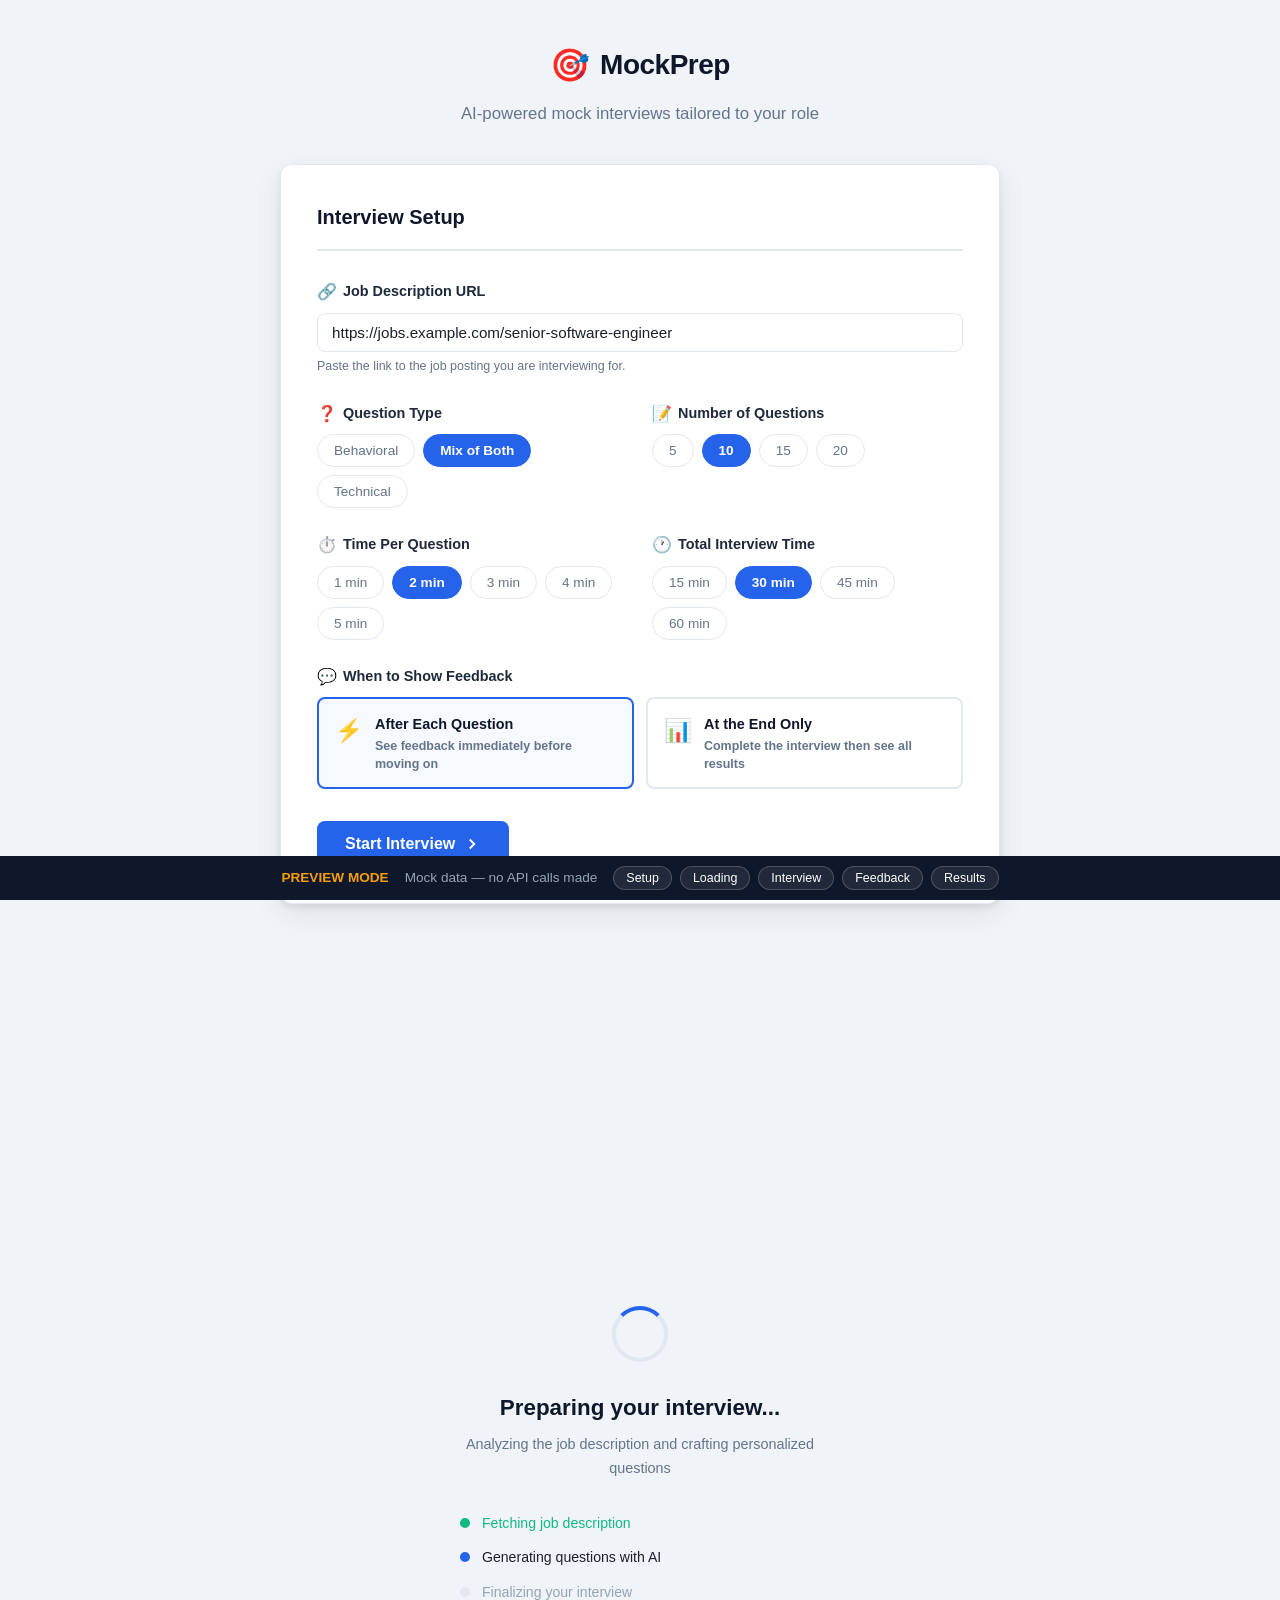
<file: preview.html>
<!DOCTYPE html>
<html lang="en">
<head>
  <meta charset="UTF-8" />
  <meta name="viewport" content="width=device-width, initial-scale=1.0" />
  <title>MockPrep — Preview Mode</title>
<style>
*, *::before, *::after { box-sizing: border-box; margin: 0; padding: 0; }
:root {
  --blue:#2563eb;--blue-light:#3b82f6;--blue-dark:#1d4ed8;
  --navy:#0f172a;--navy-mid:#1e293b;--navy-light:#334155;
  --slate:#64748b;--slate-light:#94a3b8;--border:#e2e8f0;
  --bg:#f0f4f8;--card:#ffffff;--green:#10b981;--amber:#f59e0b;--red:#ef4444;
  --text:#1a202c;--text-muted:#64748b;--radius:12px;--radius-sm:8px;
  --shadow:0 1px 3px rgba(0,0,0,.08),0 4px 16px rgba(0,0,0,.06);
  --shadow-md:0 4px 6px rgba(0,0,0,.07),0 10px 30px rgba(0,0,0,.08);
  --transition:150ms ease;
}
body{font-family:-apple-system,BlinkMacSystemFont,'Segoe UI',Roboto,sans-serif;background:var(--bg);color:var(--text);min-height:100vh;line-height:1.6;}

/* Preview banner */
.preview-banner{position:fixed;bottom:0;left:0;right:0;z-index:9999;background:var(--navy);color:#fff;display:flex;align-items:center;justify-content:center;gap:16px;padding:10px 20px;font-size:.85rem;}
.preview-banner strong{color:var(--amber);}
.preview-banner span{color:var(--slate-light);}
.preview-jump{display:flex;gap:8px;flex-wrap:wrap;}
.preview-jump button{padding:4px 12px;border-radius:12px;border:1px solid rgba(255,255,255,.2);background:rgba(255,255,255,.08);color:#fff;font-size:.78rem;cursor:pointer;transition:background var(--transition);}
.preview-jump button:hover{background:rgba(255,255,255,.18);}

.screen{display:none;}.screen.active{display:block;}
#setup-screen{max-width:760px;margin:0 auto;padding:40px 20px 100px;}
.setup-header{text-align:center;margin-bottom:36px;}
.logo{display:inline-flex;align-items:center;gap:10px;margin-bottom:10px;}
.logo-icon{font-size:2rem;}
.logo-text{font-size:1.75rem;font-weight:800;color:var(--navy);letter-spacing:-0.5px;}
.tagline{color:var(--text-muted);font-size:1.05rem;}
.setup-card{background:var(--card);border-radius:var(--radius);padding:36px;box-shadow:var(--shadow-md);border:1px solid var(--border);}
.section-title{font-size:1.25rem;font-weight:700;color:var(--navy);margin-bottom:28px;padding-bottom:16px;border-bottom:2px solid var(--border);}
.form-group{margin-bottom:24px;}
.form-group label{display:flex;align-items:center;gap:6px;font-weight:600;font-size:.9rem;color:var(--navy-mid);margin-bottom:8px;}
.label-icon{font-size:1rem;}
input[type="url"]{width:100%;padding:10px 14px;border:1.5px solid var(--border);border-radius:var(--radius-sm);font-size:.95rem;color:var(--text);background:var(--card);outline:none;transition:border-color var(--transition),box-shadow var(--transition);}
input:focus{border-color:var(--blue);box-shadow:0 0 0 3px rgba(37,99,235,.12);}
input::placeholder{color:var(--slate-light);}
.field-hint{display:block;margin-top:5px;font-size:.78rem;color:var(--text-muted);}
.form-row{display:grid;grid-template-columns:1fr 1fr;gap:24px;}
@media(max-width:560px){.form-row{grid-template-columns:1fr;}.setup-card{padding:24px 20px;}}
.button-group{display:flex;flex-wrap:wrap;gap:8px;}
.btn-option{padding:8px 16px;border:1.5px solid var(--border);border-radius:20px;background:var(--card);color:var(--text-muted);font-size:.85rem;font-weight:500;cursor:pointer;transition:all var(--transition);white-space:nowrap;}
.btn-option:hover{border-color:var(--blue-light);color:var(--blue);}
.btn-option.active{background:var(--blue);border-color:var(--blue);color:#fff;font-weight:600;}
.feedback-options{display:grid;grid-template-columns:1fr 1fr;gap:12px;}
@media(max-width:480px){.feedback-options{grid-template-columns:1fr;}}
.radio-card{border:2px solid var(--border);border-radius:var(--radius-sm);padding:14px 16px;cursor:pointer;transition:all var(--transition);display:block;}
.radio-card input[type="radio"]{display:none;}
.radio-card:hover{border-color:var(--blue-light);}
.radio-card.active{border-color:var(--blue);background:rgba(37,99,235,.04);}
.radio-card-content{display:flex;align-items:flex-start;gap:12px;}
.radio-card-icon{font-size:1.4rem;}
.radio-card-content strong{display:block;font-size:.9rem;color:var(--navy);margin-bottom:2px;}
.radio-card-content p{font-size:.78rem;color:var(--text-muted);line-height:1.4;}
.hidden{display:none!important;}
.btn-primary{display:inline-flex;align-items:center;gap:8px;padding:12px 24px;background:var(--blue);color:#fff;border:none;border-radius:var(--radius-sm);font-size:.95rem;font-weight:600;cursor:pointer;transition:background var(--transition),transform 80ms;}
.btn-primary:hover{background:var(--blue-dark);}
.btn-primary:active{transform:scale(.98);}
.btn-primary svg{width:18px;height:18px;flex-shrink:0;}
.btn-primary.btn-large{padding:14px 28px;font-size:1rem;}
.btn-primary.btn-full{width:100%;justify-content:center;}
.btn-primary:disabled{opacity:.6;cursor:not-allowed;}
.btn-ghost{display:inline-flex;align-items:center;gap:6px;padding:7px 14px;background:transparent;color:var(--slate);border:1.5px solid var(--border);border-radius:var(--radius-sm);font-size:.85rem;font-weight:500;cursor:pointer;transition:all var(--transition);}
.btn-ghost:hover{border-color:var(--red);color:var(--red);}
.btn-sm{padding:6px 12px;font-size:.8rem;}
#loading-screen{min-height:100vh;display:flex;align-items:center;justify-content:center;}
.loading-content{text-align:center;max-width:400px;padding:40px 20px;}
.loading-spinner{width:56px;height:56px;border:4px solid var(--border);border-top-color:var(--blue);border-radius:50%;animation:spin .8s linear infinite;margin:0 auto 28px;}
@keyframes spin{to{transform:rotate(360deg);}}
.loading-content h2{font-size:1.4rem;color:var(--navy);margin-bottom:8px;}
.loading-content p{color:var(--text-muted);font-size:.9rem;margin-bottom:32px;}
.loading-steps{display:flex;flex-direction:column;gap:12px;text-align:left;}
.loading-step{display:flex;align-items:center;gap:12px;font-size:.88rem;color:var(--slate-light);}
.loading-step.active{color:var(--text);font-weight:500;}
.loading-step.done{color:var(--green);}
.step-dot{width:10px;height:10px;border-radius:50%;background:var(--border);flex-shrink:0;}
.loading-step.active .step-dot{background:var(--blue);animation:pulse 1s infinite;}
.loading-step.done .step-dot{background:var(--green);}
@keyframes pulse{0%,100%{transform:scale(1);opacity:1;}50%{transform:scale(1.3);opacity:.7;}}
.interview-topbar{position:sticky;top:0;z-index:100;background:var(--navy);color:#fff;display:flex;align-items:center;justify-content:space-between;padding:12px 24px;box-shadow:0 2px 8px rgba(0,0,0,.2);}
.topbar-left{display:flex;align-items:center;gap:16px;min-width:0;}
.logo-sm{font-size:.95rem;font-weight:700;color:#fff;white-space:nowrap;}
#interview-progress,#feedback-progress-label{font-size:.82rem;color:var(--slate-light);white-space:nowrap;}
.topbar-center{flex:1;display:flex;justify-content:center;}
.total-timer{display:flex;align-items:center;gap:7px;background:rgba(255,255,255,.1);border-radius:20px;padding:6px 14px;}
.total-timer svg{width:15px;height:15px;opacity:.7;}
#total-timer-text,#feedback-timer-text{font-size:1.05rem;font-weight:700;font-variant-numeric:tabular-nums;color:#fff;}
.timer-label{font-size:.72rem;color:var(--slate-light);margin-left:2px;}
.total-timer.warning #total-timer-text,.total-timer.warning #feedback-timer-text{color:var(--amber);}
.total-timer.critical #total-timer-text,.total-timer.critical #feedback-timer-text{color:var(--red);}
.topbar-right{min-width:120px;display:flex;justify-content:flex-end;}
.interview-main{max-width:760px;margin:0 auto;padding:32px 20px 100px;}
.question-card{background:var(--card);border-radius:var(--radius);padding:32px;box-shadow:var(--shadow-md);border:1px solid var(--border);margin-bottom:20px;}
.question-timer-row{display:flex;align-items:center;justify-content:space-between;margin-bottom:20px;gap:16px;}
.question-meta{display:flex;align-items:center;gap:10px;}
.badge{display:inline-block;padding:3px 10px;border-radius:12px;font-size:.75rem;font-weight:600;text-transform:uppercase;letter-spacing:.03em;background:rgba(37,99,235,.1);color:var(--blue);}
.badge.technical{background:rgba(139,92,246,.12);color:#7c3aed;}
.badge.behavioral{background:rgba(16,185,129,.12);color:#059669;}
#question-number-label{font-size:.85rem;color:var(--text-muted);font-weight:500;}
.question-timer-block{display:flex;align-items:center;gap:10px;}
.question-timer-bar-wrap{width:140px;height:8px;background:var(--border);border-radius:4px;overflow:hidden;}
.question-timer-bar{height:100%;background:var(--green);border-radius:4px;transition:width 1s linear,background .3s;width:100%;}
.question-timer-bar.warning{background:var(--amber);}
.question-timer-bar.critical{background:var(--red);}
.question-timer-text{font-size:.95rem;font-weight:700;font-variant-numeric:tabular-nums;color:var(--text);min-width:40px;}
.question-timer-text.warning{color:var(--amber);}
.question-timer-text.critical{color:var(--red);}
.question-text-wrap{margin-bottom:24px;padding-bottom:24px;border-bottom:1px solid var(--border);}
.question-text{font-size:1.2rem;font-weight:500;line-height:1.65;color:var(--navy);}
.answer-label{display:block;font-size:.85rem;font-weight:600;color:var(--text-muted);margin-bottom:8px;text-transform:uppercase;letter-spacing:.05em;}
.answer-textarea{width:100%;padding:10px 14px;border:1.5px solid var(--border);border-radius:var(--radius-sm);font-size:.95rem;color:var(--text);background:var(--card);outline:none;resize:vertical;min-height:160px;line-height:1.65;transition:border-color var(--transition),box-shadow var(--transition);}
.answer-textarea:focus{border-color:var(--blue);box-shadow:0 0 0 3px rgba(37,99,235,.12);}
.answer-textarea::placeholder{color:var(--slate-light);}
.answer-footer{display:flex;align-items:center;justify-content:space-between;margin-top:12px;}
.word-count{font-size:.78rem;color:var(--slate-light);}
.progress-dots{display:flex;justify-content:center;gap:8px;flex-wrap:wrap;}
.progress-dot{width:10px;height:10px;border-radius:50%;background:var(--border);transition:background var(--transition);}
.progress-dot.current{background:var(--blue);transform:scale(1.2);}
.progress-dot.answered{background:var(--green);}
.progress-dot.skipped{background:var(--amber);}
.feedback-main{max-width:760px;margin:0 auto;padding:32px 20px 100px;}
.feedback-card{background:var(--card);border-radius:var(--radius);padding:32px;box-shadow:var(--shadow-md);border:1px solid var(--border);}
.feedback-header{display:flex;align-items:flex-start;gap:20px;margin-bottom:20px;padding-bottom:20px;border-bottom:1px solid var(--border);}
.feedback-score-circle{display:flex;align-items:baseline;gap:2px;background:var(--blue);color:#fff;border-radius:50%;width:72px;height:72px;flex-shrink:0;justify-content:center;font-weight:800;}
.feedback-score-circle[data-score="good"]{background:var(--green);}
.feedback-score-circle[data-score="average"]{background:var(--amber);}
.feedback-score-circle[data-score="poor"]{background:var(--red);}
#feedback-score-num{font-size:1.8rem;line-height:1;}
.score-denom{font-size:.85rem;opacity:.8;}
.feedback-card-title{font-size:1.1rem;font-weight:700;color:var(--navy);margin-bottom:6px;}
.feedback-question-recap{font-size:.88rem;color:var(--text-muted);line-height:1.5;}
.feedback-answer-recap{background:var(--bg);border-radius:var(--radius-sm);padding:14px 16px;margin-bottom:20px;}
.feedback-answer-recap h4{font-size:.78rem;text-transform:uppercase;letter-spacing:.05em;color:var(--text-muted);margin-bottom:6px;}
.feedback-answer-recap p{font-size:.88rem;color:var(--text);line-height:1.6;}
.feedback-sections{display:flex;flex-direction:column;gap:12px;margin-bottom:24px;}
.feedback-section{border-radius:var(--radius-sm);padding:14px 16px;}
.feedback-section.went-well{background:rgba(16,185,129,.07);border-left:3px solid var(--green);}
.feedback-section.missed{background:rgba(245,158,11,.07);border-left:3px solid var(--amber);}
.feedback-section.improve{background:rgba(37,99,235,.07);border-left:3px solid var(--blue);}
.feedback-section-header{display:flex;align-items:center;gap:8px;margin-bottom:6px;}
.fs-icon{font-size:1rem;}
.feedback-section h3{font-size:.88rem;font-weight:700;color:var(--navy);}
.feedback-section p{font-size:.88rem;color:var(--text);line-height:1.6;}
.results-header{background:var(--navy);padding:16px 24px;}
.results-main{max-width:860px;margin:0 auto;padding:32px 20px 100px;}
.results-overview-card{background:var(--card);border-radius:var(--radius);padding:32px;box-shadow:var(--shadow-md);border:1px solid var(--border);margin-bottom:28px;}
.results-score-block{display:flex;align-items:center;gap:32px;margin-bottom:28px;padding-bottom:28px;border-bottom:1px solid var(--border);}
@media(max-width:520px){.results-score-block{flex-direction:column;align-items:center;text-align:center;}}
.results-score-ring{position:relative;flex-shrink:0;width:120px;height:120px;}
.score-ring-svg{width:120px;height:120px;transform:rotate(-90deg);}
.score-ring-bg{fill:none;stroke:var(--border);stroke-width:10;}
.score-ring-fill{fill:none;stroke:var(--blue);stroke-width:10;stroke-linecap:round;transition:stroke-dashoffset 1.2s cubic-bezier(.4,0,.2,1),stroke .4s;}
.score-ring-fill.grade-excellent{stroke:var(--green);}
.score-ring-fill.grade-good{stroke:var(--blue);}
.score-ring-fill.grade-average{stroke:var(--amber);}
.score-ring-fill.grade-poor{stroke:var(--red);}
.score-ring-text{position:absolute;inset:0;display:flex;flex-direction:column;align-items:center;justify-content:center;}
.score-pct{font-size:1.5rem;font-weight:800;color:var(--navy);line-height:1;}
.score-label{font-size:.72rem;color:var(--text-muted);margin-top:2px;}
.results-score-details{flex:1;}
.results-grade{font-size:1.4rem;font-weight:800;color:var(--navy);margin-bottom:16px;}
.results-stats{display:flex;gap:24px;flex-wrap:wrap;}
.stat-item{display:flex;flex-direction:column;}
.stat-value{font-size:1.2rem;font-weight:700;color:var(--blue);}
.stat-label{font-size:.75rem;color:var(--text-muted);}
.results-summary-block h3{font-size:1rem;font-weight:700;color:var(--navy);margin-bottom:8px;}
.results-summary-text{font-size:.92rem;color:var(--text);line-height:1.7;}
.breakdown-title{font-size:1.15rem;font-weight:700;color:var(--navy);margin-bottom:16px;}
.results-questions-list{display:flex;flex-direction:column;gap:16px;}
.result-question-card{background:var(--card);border-radius:var(--radius);border:1px solid var(--border);overflow:hidden;box-shadow:var(--shadow);}
.rq-header{display:flex;align-items:center;justify-content:space-between;padding:16px 20px;cursor:pointer;user-select:none;gap:12px;transition:background var(--transition);}
.rq-header:hover{background:var(--bg);}
.rq-header-left{display:flex;align-items:center;gap:12px;min-width:0;flex:1;}
.rq-num{width:28px;height:28px;border-radius:50%;background:var(--blue);color:#fff;font-size:.78rem;font-weight:700;display:flex;align-items:center;justify-content:center;flex-shrink:0;}
.rq-question-preview{font-size:.9rem;color:var(--navy);font-weight:500;white-space:nowrap;overflow:hidden;text-overflow:ellipsis;}
.rq-score-badge{display:inline-flex;align-items:center;gap:3px;padding:4px 10px;border-radius:12px;font-size:.8rem;font-weight:700;flex-shrink:0;}
.rq-score-badge.excellent{background:rgba(16,185,129,.12);color:#059669;}
.rq-score-badge.good{background:rgba(37,99,235,.12);color:var(--blue);}
.rq-score-badge.average{background:rgba(245,158,11,.12);color:#b45309;}
.rq-score-badge.poor{background:rgba(239,68,68,.12);color:#dc2626;}
.rq-chevron{width:18px;height:18px;color:var(--slate-light);transition:transform var(--transition);flex-shrink:0;}
.rq-header.expanded .rq-chevron{transform:rotate(90deg);}
.rq-body{display:none;padding:0 20px 20px;border-top:1px solid var(--border);}
.rq-body.visible{display:block;}
.rq-section{margin-top:16px;}
.rq-section-label{font-size:.75rem;text-transform:uppercase;letter-spacing:.06em;color:var(--text-muted);font-weight:600;margin-bottom:6px;}
.rq-section-content{font-size:.88rem;color:var(--text);line-height:1.65;}
.rq-feedback-grid{display:grid;grid-template-columns:1fr 1fr;gap:10px;margin-top:16px;}
@media(max-width:560px){.rq-feedback-grid{grid-template-columns:1fr;}}
.rq-fb-item{border-radius:var(--radius-sm);padding:12px 14px;}
.rq-fb-item.well{background:rgba(16,185,129,.07);border-left:3px solid var(--green);}
.rq-fb-item.missed{background:rgba(245,158,11,.07);border-left:3px solid var(--amber);}
.rq-fb-item.improve{background:rgba(37,99,235,.07);border-left:3px solid var(--blue);grid-column:1/-1;}
.rq-fb-label{font-size:.75rem;font-weight:700;text-transform:uppercase;letter-spacing:.05em;margin-bottom:4px;}
.rq-fb-item.well .rq-fb-label{color:#059669;}
.rq-fb-item.missed .rq-fb-label{color:#b45309;}
.rq-fb-item.improve .rq-fb-label{color:var(--blue);}
.rq-fb-item p{font-size:.85rem;color:var(--text);line-height:1.55;}
.results-actions{display:flex;justify-content:center;margin-top:36px;}
</style>
</head>
<body>

<!-- ── Preview Banner ──────────────────────────────────────────────────── -->
<div class="preview-banner">
  <strong>PREVIEW MODE</strong>
  <span>Mock data — no API calls made</span>
  <div class="preview-jump">
    <button onclick="goSetup()">Setup</button>
    <button onclick="goLoading()">Loading</button>
    <button onclick="goInterview()">Interview</button>
    <button onclick="goFeedback()">Feedback</button>
    <button onclick="goResults()">Results</button>
  </div>
</div>

<!-- ── SETUP SCREEN ────────────────────────────────────────────────────── -->
<div id="setup-screen" class="screen active">
  <div class="setup-header">
    <div class="logo"><span class="logo-icon">🎯</span><span class="logo-text">MockPrep</span></div>
    <p class="tagline">AI-powered mock interviews tailored to your role</p>
  </div>
  <div class="setup-card">
    <h2 class="section-title">Interview Setup</h2>
    <div class="form-group">
      <label for="job-url"><span class="label-icon">🔗</span> Job Description URL</label>
      <input type="url" id="job-url" placeholder="https://company.com/careers/job-title" value="https://jobs.example.com/senior-software-engineer" />
      <span class="field-hint">Paste the link to the job posting you are interviewing for.</span>
    </div>
    <div class="form-row">
      <div class="form-group">
        <label><span class="label-icon">❓</span> Question Type</label>
        <div class="button-group" id="question-type-group">
          <button class="btn-option" data-value="behavioral">Behavioral</button>
          <button class="btn-option active" data-value="mix">Mix of Both</button>
          <button class="btn-option" data-value="technical">Technical</button>
        </div>
      </div>
      <div class="form-group">
        <label><span class="label-icon">📝</span> Number of Questions</label>
        <div class="button-group" id="num-questions-group">
          <button class="btn-option" data-value="5">5</button>
          <button class="btn-option active" data-value="10">10</button>
          <button class="btn-option" data-value="15">15</button>
          <button class="btn-option" data-value="20">20</button>
        </div>
      </div>
    </div>
    <div class="form-row">
      <div class="form-group">
        <label><span class="label-icon">⏱️</span> Time Per Question</label>
        <div class="button-group" id="time-per-question-group">
          <button class="btn-option" data-value="1">1 min</button>
          <button class="btn-option active" data-value="2">2 min</button>
          <button class="btn-option" data-value="3">3 min</button>
          <button class="btn-option" data-value="4">4 min</button>
          <button class="btn-option" data-value="5">5 min</button>
        </div>
      </div>
      <div class="form-group">
        <label><span class="label-icon">🕐</span> Total Interview Time</label>
        <div class="button-group" id="total-time-group">
          <button class="btn-option" data-value="15">15 min</button>
          <button class="btn-option active" data-value="30">30 min</button>
          <button class="btn-option" data-value="45">45 min</button>
          <button class="btn-option" data-value="60">60 min</button>
        </div>
      </div>
    </div>
    <div class="form-group">
      <label><span class="label-icon">💬</span> When to Show Feedback</label>
      <div class="feedback-options">
        <label class="radio-card active" data-value="after_each">
          <input type="radio" name="feedback-timing" value="after_each" checked />
          <div class="radio-card-content">
            <span class="radio-card-icon">⚡</span>
            <div><strong>After Each Question</strong><p>See feedback immediately before moving on</p></div>
          </div>
        </label>
        <label class="radio-card" data-value="end_only">
          <input type="radio" name="feedback-timing" value="end_only" />
          <div class="radio-card-content">
            <span class="radio-card-icon">📊</span>
            <div><strong>At the End Only</strong><p>Complete the interview then see all results</p></div>
          </div>
        </label>
      </div>
    </div>
    <button class="btn-primary btn-large" onclick="goLoading()">
      <span>Start Interview</span>
      <svg xmlns="http://www.w3.org/2000/svg" viewBox="0 0 24 24" fill="none" stroke="currentColor" stroke-width="2.5"><polyline points="9 18 15 12 9 6"/></svg>
    </button>
  </div>
</div>

<!-- ── LOADING SCREEN ──────────────────────────────────────────────────── -->
<div id="loading-screen" class="screen">
  <div class="loading-content">
    <div class="loading-spinner"></div>
    <h2>Preparing your interview...</h2>
    <p>Analyzing the job description and crafting personalized questions</p>
    <div class="loading-steps">
      <div class="loading-step done" id="step-fetch"><span class="step-dot"></span><span>Fetching job description</span></div>
      <div class="loading-step active" id="step-generate"><span class="step-dot"></span><span>Generating questions with AI</span></div>
      <div class="loading-step" id="step-ready"><span class="step-dot"></span><span>Finalizing your interview</span></div>
    </div>
  </div>
</div>

<!-- ── INTERVIEW SCREEN ────────────────────────────────────────────────── -->
<div id="interview-screen" class="screen">
  <div class="interview-topbar">
    <div class="topbar-left">
      <span class="logo-sm">🎯 MockPrep</span>
      <span id="interview-progress">Question 2 of 10</span>
    </div>
    <div class="topbar-center">
      <div class="total-timer" id="total-timer-display">
        <svg xmlns="http://www.w3.org/2000/svg" viewBox="0 0 24 24" fill="none" stroke="currentColor" stroke-width="2"><circle cx="12" cy="12" r="10"/><polyline points="12 6 12 12 16 14"/></svg>
        <span id="total-timer-text">27:14</span>
        <span class="timer-label">total remaining</span>
      </div>
    </div>
    <div class="topbar-right">
      <button class="btn-ghost btn-sm" onclick="if(confirm('End?'))goResults()">End Interview</button>
    </div>
  </div>
  <div class="interview-main">
    <div class="question-card">
      <div class="question-timer-row">
        <div class="question-meta">
          <span class="badge technical">Technical</span>
          <span id="question-number-label">Question 2</span>
        </div>
        <div class="question-timer-block">
          <div class="question-timer-bar-wrap"><div class="question-timer-bar" id="question-timer-bar" style="width:68%"></div></div>
          <span id="question-timer-text" class="question-timer-text">1:21</span>
        </div>
      </div>
      <div class="question-text-wrap">
        <p class="question-text">Describe how you would design a scalable REST API for a high-traffic e-commerce platform. What architectural decisions would you make and why?</p>
      </div>
      <div class="answer-area">
        <label class="answer-label">Your Answer</label>
        <textarea class="answer-textarea" id="answer-input" placeholder="Type your answer here... Think about specific examples, results, and what you learned." rows="7">I would start by designing a microservices architecture to ensure each service can scale independently. For the API layer, I would use an API Gateway pattern to handle routing, rate limiting, and authentication. Key services would include Product, Order, User, and Payment services...</textarea>
        <div class="answer-footer">
          <span class="word-count" id="word-count">38 words</span>
          <button class="btn-primary" onclick="goFeedback()">
            Submit Answer
            <svg xmlns="http://www.w3.org/2000/svg" viewBox="0 0 24 24" fill="none" stroke="currentColor" stroke-width="2.5"><line x1="22" y1="2" x2="11" y2="13"/><polygon points="22 2 15 22 11 13 2 9 22 2"/></svg>
          </button>
        </div>
      </div>
    </div>
    <div class="progress-dots" id="progress-dots"></div>
  </div>
</div>

<!-- ── FEEDBACK SCREEN ─────────────────────────────────────────────────── -->
<div id="feedback-screen" class="screen">
  <div class="interview-topbar">
    <div class="topbar-left">
      <span class="logo-sm">🎯 MockPrep</span>
      <span id="feedback-progress-label">Feedback — Question 2 of 10</span>
    </div>
    <div class="topbar-center">
      <div class="total-timer">
        <svg xmlns="http://www.w3.org/2000/svg" viewBox="0 0 24 24" fill="none" stroke="currentColor" stroke-width="2"><circle cx="12" cy="12" r="10"/><polyline points="12 6 12 12 16 14"/></svg>
        <span id="feedback-timer-text">25:52</span>
        <span class="timer-label">total remaining</span>
      </div>
    </div>
    <div class="topbar-right"></div>
  </div>
  <div class="feedback-main">
    <div class="feedback-card">
      <div class="feedback-header">
        <div class="feedback-score-circle" data-score="good">
          <span id="feedback-score-num">8</span><span class="score-denom">/10</span>
        </div>
        <div>
          <h2 class="feedback-card-title">Question Feedback</h2>
          <p class="feedback-question-recap">Describe how you would design a scalable REST API for a high-traffic e-commerce platform. What architectural decisions would you make and why?</p>
        </div>
      </div>
      <div class="feedback-answer-recap">
        <h4>Your Answer</h4>
        <p>I would start by designing a microservices architecture to ensure each service can scale independently. For the API layer, I would use an API Gateway pattern to handle routing, rate limiting, and authentication...</p>
      </div>
      <div class="feedback-sections">
        <div class="feedback-section went-well">
          <div class="feedback-section-header"><span class="fs-icon">✅</span><h3>What You Did Well</h3></div>
          <p>You correctly identified microservices as a strong architectural pattern for scalability and demonstrated understanding of the API Gateway pattern for handling cross-cutting concerns. Mentioning rate limiting and authentication shows awareness of production-level concerns.</p>
        </div>
        <div class="feedback-section missed">
          <div class="feedback-section-header"><span class="fs-icon">⚠️</span><h3>What Was Missed</h3></div>
          <p>The answer didn't address caching strategies (Redis, CDN), database sharding, or how you'd handle eventual consistency between microservices. Load balancing specifics and horizontal scaling strategies were also not mentioned.</p>
        </div>
        <div class="feedback-section improve">
          <div class="feedback-section-header"><span class="fs-icon">🚀</span><h3>How to Improve</h3></div>
          <p>Add a caching layer discussion — mention Redis for session data and a CDN for static assets. Talk about database read replicas and connection pooling. Quantify your design decisions by referencing expected traffic volumes and latency requirements.</p>
        </div>
      </div>
      <button class="btn-primary btn-large btn-full" onclick="goInterview2()">
        <span>Next Question</span>
        <svg xmlns="http://www.w3.org/2000/svg" viewBox="0 0 24 24" fill="none" stroke="currentColor" stroke-width="2.5"><polyline points="9 18 15 12 9 6"/></svg>
      </button>
    </div>
  </div>
</div>

<!-- ── RESULTS SCREEN ──────────────────────────────────────────────────── -->
<div id="results-screen" class="screen">
  <div class="results-header">
    <div class="logo"><span class="logo-icon">🎯</span><span class="logo-text">MockPrep</span></div>
  </div>
  <div class="results-main">
    <div class="results-overview-card">
      <div class="results-score-block">
        <div class="results-score-ring">
          <svg viewBox="0 0 120 120" class="score-ring-svg">
            <circle class="score-ring-bg" cx="60" cy="60" r="50"/>
            <circle class="score-ring-fill grade-good" id="score-ring-fill" cx="60" cy="60" r="50" stroke-dasharray="314" stroke-dashoffset="88"/>
          </svg>
          <div class="score-ring-text">
            <span class="score-pct">72%</span>
            <span class="score-label">Score</span>
          </div>
        </div>
        <div class="results-score-details">
          <h2 class="results-grade">Great Performance!</h2>
          <div class="results-stats">
            <div class="stat-item"><span class="stat-value">9/10</span><span class="stat-label">Questions Answered</span></div>
            <div class="stat-item"><span class="stat-value">7.2</span><span class="stat-label">Avg Score /10</span></div>
            <div class="stat-item"><span class="stat-value">22:14</span><span class="stat-label">Time Used</span></div>
          </div>
        </div>
      </div>
      <div class="results-summary-block">
        <h3>Performance Summary</h3>
        <p class="results-summary-text">You demonstrated strong technical knowledge across system design and behavioral questions, consistently structuring answers with relevant examples. Your biggest strength was articulating architectural trade-offs clearly. To improve further, focus on quantifying the impact of your decisions and diving deeper into edge cases — particularly around distributed systems consistency and failure scenarios.</p>
      </div>
    </div>
    <div class="results-breakdown">
      <h2 class="breakdown-title">Question Breakdown</h2>
      <div class="results-questions-list" id="results-list"></div>
    </div>
    <div class="results-actions">
      <button class="btn-primary btn-large" onclick="goSetup()">
        Start New Interview
        <svg xmlns="http://www.w3.org/2000/svg" viewBox="0 0 24 24" fill="none" stroke="currentColor" stroke-width="2.5"><polyline points="23 4 23 10 17 10"/><polyline points="1 20 1 14 7 14"/><path d="M3.51 9a9 9 0 0 1 14.85-3.36L23 10M1 14l4.64 4.36A9 9 0 0 0 20.49 15"/></svg>
      </button>
    </div>
  </div>
</div>

<script>
// ── Mock data ───────────────────────────────────────────────────────────────
const MOCK_QA = [
  { q:'Tell me about a time you had to lead a team through a difficult technical challenge. How did you approach it?', type:'behavioral', score:8, answer:'In my previous role, our team faced a critical database migration that had to be done with zero downtime. I organized daily standups, assigned clear ownership for each component, and we completed it successfully two days ahead of schedule.', well:'Strong use of the STAR method with a clear situation and measurable outcome. Your focus on team coordination showed leadership maturity.', missed:'The answer lacked detail on specific technical decisions you made and how you handled team members who disagreed with your approach.', improve:'Quantify results more specifically (e.g., "reduced query time by 40%"). Describe one moment of conflict or doubt and how you resolved it.' },
  { q:'Describe how you would design a scalable REST API for a high-traffic e-commerce platform.', type:'technical', score:8, answer:'I would start by designing a microservices architecture to ensure each service can scale independently. For the API layer, I would use an API Gateway pattern...', well:'Correctly identified microservices and API Gateway patterns. Mentioning rate limiting shows production-level awareness.', missed:"Caching strategies (Redis, CDN), database sharding, and eventual consistency weren't addressed.", improve:'Add caching layer discussion and quantify design decisions with expected traffic volumes.' },
  { q:'Describe a situation where you had to make a difficult decision with incomplete information.', type:'behavioral', score:7, answer:'During a product launch, we discovered a potential security vulnerability 2 hours before release. With incomplete threat assessment, I decided to delay the launch after consulting the security team.', well:'Showed sound judgment by prioritizing security over speed. Good instinct to involve the security team rather than deciding alone.', missed:"The impact of the delay on business stakeholders wasn't addressed. No mention of how you communicated the decision upward.", improve:'Include how you managed stakeholder expectations during the delay and what you learned to prevent similar situations.' },
  { q:'How would you implement a distributed caching system to improve application performance?', type:'technical', score:6, answer:'I would use Redis as our primary caching layer with a write-through strategy to ensure consistency between cache and database.', well:'Redis is a solid choice and write-through caching shows understanding of consistency trade-offs.', missed:'Cache eviction policies, cache warming strategies, and handling cache stampede scenarios were not discussed.', improve:'Discuss TTL strategies, LRU eviction, and how you would handle a cold cache after deployment.' },
  { q:'Tell me about your most significant technical achievement in the last two years.', type:'behavioral', score:9, answer:'I architected and led the migration of our monolithic application to microservices, reducing deployment time from 2 hours to 8 minutes and improving system uptime from 99.2% to 99.95%.', well:'Excellent concrete metrics that directly demonstrate business impact. The contrast between before and after is compelling and memorable.', missed:'You could mention the team size and timeline to give more context about the complexity of the achievement.', improve:'Add a sentence about the biggest obstacle you faced during the migration and how you overcame it — this shows resilience.' },
];

const MOCK_QA_FULL = [
  ...MOCK_QA,
  { q:'Explain the CAP theorem and how it influences your database selection decisions.', type:'technical', score:7, answer:'The CAP theorem states that a distributed system can only guarantee two of three: consistency, availability, partition tolerance. For our e-commerce platform I chose PostgreSQL for orders (CP) and Cassandra for product catalog (AP).', well:'Correct explanation with practical application. Choosing different databases for different use cases shows maturity.', missed:'You could elaborate on how you handle partition tolerance failures in practice.', improve:'Mention specific scenarios where you had to trade consistency for availability and the business impact.' },
  { q:'Describe a time when you had to give constructive feedback to a peer or manager.', type:'behavioral', score:8, answer:'I noticed a colleague was consistently missing PR review deadlines, impacting our sprint velocity. I scheduled a private 1:1 and framed it around team impact rather than personal criticism.', well:'Professional approach to a sensitive situation. Focusing on team impact rather than blame is a strong leadership indicator.', missed:'The outcome of the conversation was not clearly stated.', improve:'Always close the loop — describe how the peer responded and whether their behavior changed.' },
  { q:'How would you approach debugging a performance issue in a production system?', type:'technical', score:8, answer:'I follow a systematic approach: first identify the symptom using monitoring tools like Datadog, then isolate the bottleneck using profiling, check recent deployments for regressions, and apply fixes in staging before production.', well:'Methodical and tool-aware approach. Mentioning staging before production shows risk awareness.', missed:'No mention of how you communicate the issue status to stakeholders during an incident.', improve:'Add an incident communication plan and mention rollback strategies if the fix introduces new issues.' },
  { q:'Tell me about a time you disagreed with a technical decision made by your team.', type:'behavioral', score:6, answer:'We chose MongoDB for a project I thought needed relational integrity. I raised concerns in the design review but the team voted for MongoDB. I documented my objections and we proceeded.', well:'You raised concerns through appropriate channels and respected the team decision.', missed:"The answer ends passively — there's no mention of what you did to make MongoDB work well despite your concerns.", improve:'Show what happened next: did your concerns prove valid? Did you find ways to mitigate the risks? This shows adaptability.' },
  { q:'What strategies do you use to ensure code quality in a fast-moving team?', type:'technical', score:7, answer:'I advocate for mandatory PR reviews with at least one approver, automated testing with 80%+ coverage requirements, linting in CI, and regular architecture review sessions to prevent technical debt accumulation.', well:'Comprehensive and practical. The 80% coverage threshold shows you understand balance between quality and velocity.', missed:'No mention of how you handle legacy code or how you onboard new team members to these standards.', improve:'Add how you enforce these standards without creating bottlenecks — async reviews, pairing sessions, automated enforcement.' },
];

// ── Navigation ──────────────────────────────────────────────────────────────
function showScreen(id) {
  document.querySelectorAll('.screen').forEach(s => s.classList.remove('active'));
  document.getElementById(id).classList.add('active');
  window.scrollTo(0, 0);
}

function goSetup()    { showScreen('setup-screen'); }
function goLoading()  {
  showScreen('loading-screen');
  // animate steps then go to interview
  setTimeout(() => {
    document.getElementById('step-generate').classList.add('done');
    document.getElementById('step-generate').classList.remove('active');
    document.getElementById('step-ready').classList.add('active');
  }, 1000);
  setTimeout(() => {
    document.getElementById('step-ready').classList.add('done');
    document.getElementById('step-ready').classList.remove('active');
  }, 1800);
  setTimeout(() => goInterview(), 2400);
}
function goInterview() {
  buildProgressDots(MOCK_QA_FULL, 1);
  showScreen('interview-screen');
}
function goInterview2() {
  // next question after feedback
  document.getElementById('interview-progress').textContent = 'Question 3 of 10';
  document.getElementById('question-number-label').textContent = 'Question 3';
  document.querySelector('.question-text').textContent = MOCK_QA_FULL[2].q;
  document.querySelector('.badge').textContent = 'Behavioral';
  document.querySelector('.badge').className = 'badge behavioral';
  document.getElementById('question-timer-bar').style.width = '100%';
  document.getElementById('question-timer-text').textContent = '2:00';
  document.getElementById('answer-input').value = '';
  document.getElementById('word-count').textContent = '0 words';
  buildProgressDots(MOCK_QA_FULL, 2);
  showScreen('interview-screen');
}
function goFeedback() { showScreen('feedback-screen'); }
function goResults()  { buildResults(); showScreen('results-screen'); }

// ── Progress dots ───────────────────────────────────────────────────────────
function buildProgressDots(questions, currentIdx) {
  const c = document.getElementById('progress-dots'); c.innerHTML = '';
  questions.forEach((_, i) => {
    const d = document.createElement('div');
    d.className = 'progress-dot' + (i < currentIdx ? ' answered' : i === currentIdx ? ' current' : '');
    c.appendChild(d);
  });
}

// ── Results ─────────────────────────────────────────────────────────────────
function gradeClass(pct) { return pct>=80?'excellent':pct>=60?'good':pct>=40?'average':'poor'; }

function buildResults() {
  const list = document.getElementById('results-list'); list.innerHTML = '';
  MOCK_QA_FULL.forEach((item, i) => {
    const pct = (item.score/10)*100, bc = gradeClass(pct);
    const card = document.createElement('div');
    card.className = 'result-question-card';
    card.innerHTML =
      '<div class="rq-header">' +
        '<div class="rq-header-left">' +
          '<span class="rq-num">'+(i+1)+'</span>' +
          '<span class="rq-question-preview">'+esc(item.q)+'</span>' +
        '</div>' +
        '<span class="rq-score-badge '+bc+'">'+item.score+'/10</span>' +
        '<svg class="rq-chevron" xmlns="http://www.w3.org/2000/svg" viewBox="0 0 24 24" fill="none" stroke="currentColor" stroke-width="2.5"><polyline points="9 18 15 12 9 6"/></svg>' +
      '</div>' +
      '<div class="rq-body" id="res-body-'+i+'">' +
        '<div class="rq-section"><div class="rq-section-label">Your Answer</div><div class="rq-section-content">'+esc(item.answer)+'</div></div>' +
        '<div class="rq-feedback-grid">' +
          '<div class="rq-fb-item well"><div class="rq-fb-label">✅ What Went Well</div><p>'+esc(item.well)+'</p></div>' +
          '<div class="rq-fb-item missed"><div class="rq-fb-label">⚠️ What Was Missed</div><p>'+esc(item.missed)+'</p></div>' +
          '<div class="rq-fb-item improve"><div class="rq-fb-label">🚀 How to Improve</div><p>'+esc(item.improve)+'</p></div>' +
        '</div>' +
      '</div>';
    list.appendChild(card);
    card.querySelector('.rq-header').addEventListener('click', () => {
      const body = document.getElementById('res-body-'+i);
      const hdr = card.querySelector('.rq-header');
      const open = body.classList.contains('visible');
      body.classList.toggle('visible', !open);
      hdr.classList.toggle('expanded', !open);
    });
  });
}

function esc(s) { return String(s).replace(/&/g,'&amp;').replace(/</g,'&lt;').replace(/>/g,'&gt;').replace(/"/g,'&quot;'); }

// ── Setup interactivity ─────────────────────────────────────────────────────
document.querySelectorAll('.btn-option').forEach(btn => {
  btn.addEventListener('click', () => {
    btn.closest('.button-group').querySelectorAll('.btn-option').forEach(b => b.classList.remove('active'));
    btn.classList.add('active');
  });
});
document.querySelectorAll('.radio-card').forEach(card => {
  card.addEventListener('click', () => {
    document.querySelectorAll('.radio-card').forEach(c => c.classList.remove('active'));
    card.classList.add('active');
  });
});
document.getElementById('answer-input').addEventListener('input', () => {
  const w = document.getElementById('answer-input').value.trim().split(/\s+/).filter(Boolean).length;
  document.getElementById('word-count').textContent = w + ' word' + (w!==1?'s':'');
});

// Init
buildProgressDots(MOCK_QA_FULL, 1);
</script>
</body>
</html>
</file>
